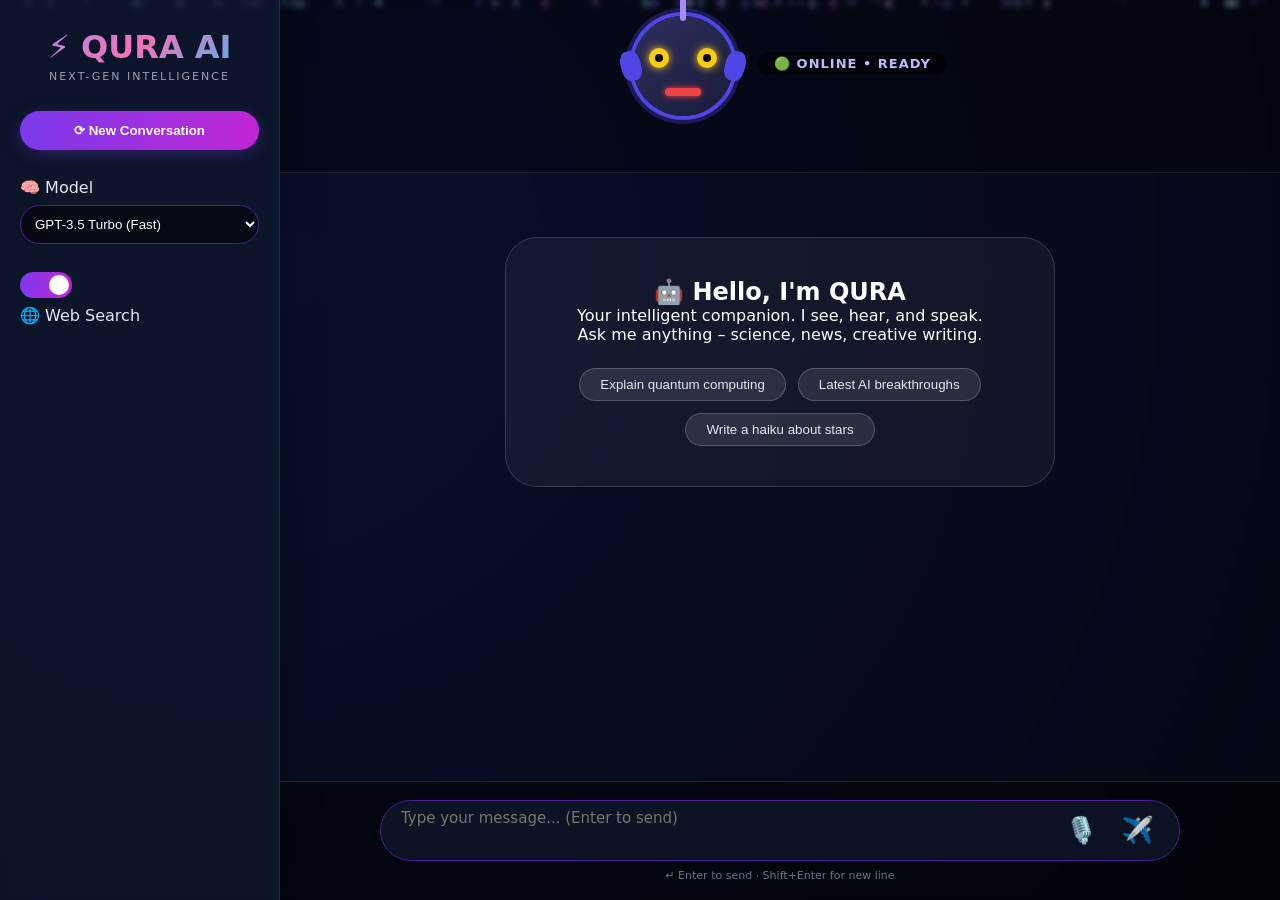
<file: qura_ai/templates/index.html>
<!DOCTYPE html>
<html lang="en">
<head>
    <meta charset="UTF-8">
    <meta name="viewport" content="width=device-width, initial-scale=1.0">
    <title>QURA AI | Next‑Gen Intelligence</title>
    <style>
        * {
            margin: 0;
            padding: 0;
            box-sizing: border-box;
        }

        body {
            font-family: 'Segoe UI', 'Poppins', system-ui, -apple-system, sans-serif;
            min-height: 100vh;
            background: radial-gradient(circle at 20% 30%, #0a0f2a, #050814);
            overflow: hidden;
            position: relative;
        }

        /* Animated background particles */
        .particles {
            position: fixed;
            top: 0;
            left: 0;
            width: 100%;
            height: 100%;
            z-index: 0;
            pointer-events: none;
        }
        .particle {
            position: absolute;
            background: rgba(102, 126, 234, 0.4);
            border-radius: 50%;
            animation: float 12s infinite ease-in-out;
            filter: blur(2px);
        }
        @keyframes float {
            0% { transform: translateY(100vh) rotate(0deg); opacity: 0; }
            10% { opacity: 1; }
            90% { opacity: 1; }
            100% { transform: translateY(-20vh) rotate(360deg); opacity: 0; }
        }

        /* Main container */
        .app {
            position: relative;
            z-index: 2;
            display: flex;
            height: 100vh;
            backdrop-filter: blur(2px);
        }

        /* Sidebar - glassmorphism */
        .sidebar {
            width: 280px;
            background: rgba(15, 25, 45, 0.7);
            backdrop-filter: blur(12px);
            border-right: 1px solid rgba(255,255,255,0.1);
            padding: 28px 20px;
            display: flex;
            flex-direction: column;
            gap: 28px;
            box-shadow: 8px 0 32px rgba(0,0,0,0.2);
        }

        .logo-area {
            text-align: center;
        }
        .logo {
            font-size: 32px;
            font-weight: 800;
            background: linear-gradient(135deg, #a78bfa, #f472b6, #38bdf8);
            -webkit-background-clip: text;
            background-clip: text;
            color: transparent;
            animation: logoGlow 3s infinite alternate;
        }
        @keyframes logoGlow {
            0% { text-shadow: 0 0 5px rgba(167,139,250,0.3); }
            100% { text-shadow: 0 0 20px rgba(244,114,182,0.6); }
        }
        .company {
            font-size: 11px;
            letter-spacing: 2px;
            color: #94a3b8;
            margin-top: 4px;
        }

        .new-chat-btn {
            background: linear-gradient(95deg, #7c3aed, #c026d3);
            border: none;
            padding: 12px;
            border-radius: 40px;
            color: white;
            font-weight: 600;
            cursor: pointer;
            transition: all 0.2s ease;
            box-shadow: 0 4px 15px rgba(124,58,237,0.3);
        }
        .new-chat-btn:hover {
            transform: scale(1.02);
            box-shadow: 0 8px 25px rgba(124,58,237,0.5);
        }

        .model-selector, .search-toggle {
            display: flex;
            flex-direction: column;
            gap: 8px;
            color: #e2e8f0;
        }
        .model-selector select {
            padding: 10px;
            border-radius: 28px;
            background: rgba(0,0,0,0.5);
            border: 1px solid #4c1d95;
            color: white;
            font-weight: 500;
        }

        /* Toggle switch */
        .switch {
            position: relative;
            display: inline-block;
            width: 52px;
            height: 26px;
        }
        .switch input {
            opacity: 0;
            width: 0;
            height: 0;
        }
        .slider {
            position: absolute;
            cursor: pointer;
            top: 0;
            left: 0;
            right: 0;
            bottom: 0;
            background-color: #334155;
            border-radius: 34px;
            transition: 0.3s;
        }
        .slider:before {
            position: absolute;
            content: "";
            height: 20px;
            width: 20px;
            left: 3px;
            bottom: 3px;
            background-color: white;
            border-radius: 50%;
            transition: 0.3s;
        }
        input:checked + .slider {
            background: linear-gradient(95deg, #7c3aed, #c026d3);
        }
        input:checked + .slider:before {
            transform: translateX(26px);
        }

        /* Chat area */
        .chat-main {
            flex: 1;
            display: flex;
            flex-direction: column;
            overflow: hidden;
        }

        /* 3D Robot Avatar */
        .avatar-container {
            background: rgba(0,0,0,0.3);
            backdrop-filter: blur(8px);
            padding: 16px;
            text-align: center;
            border-bottom: 1px solid rgba(255,255,255,0.1);
        }
        .robot {
            display: inline-block;
            position: relative;
            width: 140px;
            height: 140px;
            animation: floatRobot 3s ease-in-out infinite;
        }
        @keyframes floatRobot {
            0% { transform: translateY(0px) rotate(0deg); }
            50% { transform: translateY(-8px) rotate(2deg); }
            100% { transform: translateY(0px) rotate(0deg); }
        }
        .robot-head {
            width: 100px;
            height: 100px;
            background: linear-gradient(145deg, #2d2f5e, #1a1c3a);
            border-radius: 50%;
            margin: 0 auto;
            position: relative;
            box-shadow: 0 0 0 4px #4f46e5, 0 0 0 8px rgba(79,70,229,0.3);
            animation: headGlow 2s infinite alternate;
        }
        @keyframes headGlow {
            0% { box-shadow: 0 0 0 4px #4f46e5, 0 0 0 8px rgba(79,70,229,0.2); }
            100% { box-shadow: 0 0 0 6px #a78bfa, 0 0 0 14px rgba(167,139,250,0.5); }
        }
        .eyes {
            display: flex;
            gap: 28px;
            justify-content: center;
            padding-top: 32px;
        }
        .eye {
            width: 20px;
            height: 20px;
            background: #facc15;
            border-radius: 50%;
            position: relative;
            animation: blink 4s infinite;
            box-shadow: 0 0 8px #facc15;
        }
        .eye::after {
            content: '';
            position: absolute;
            width: 8px;
            height: 8px;
            background: #000;
            border-radius: 50%;
            top: 6px;
            left: 6px;
            transition: 0.1s;
        }
        @keyframes blink {
            0%, 90%, 100% { transform: scaleY(1); }
            95% { transform: scaleY(0.1); }
        }
        .mouth {
            width: 36px;
            height: 8px;
            background: #ef4444;
            border-radius: 20px;
            margin: 20px auto 0;
            transition: all 0.08s linear;
            box-shadow: 0 0 6px #ef4444;
        }
        .mouth.talking {
            height: 18px;
            border-radius: 10px;
            background: #f97316;
        }
        .ear {
            position: absolute;
            width: 20px;
            height: 30px;
            background: #4f46e5;
            top: 35px;
            border-radius: 40%;
        }
        .ear.left { left: -12px; transform: rotate(-15deg); }
        .ear.right { right: -12px; transform: rotate(15deg); }
        .antenna {
            position: absolute;
            width: 6px;
            height: 25px;
            background: #a78bfa;
            top: -20px;
            left: 47px;
            border-radius: 10px;
        }
        .antenna::after {
            content: '⚡';
            position: absolute;
            top: -18px;
            left: -8px;
            font-size: 16px;
            animation: spark 1s infinite;
        }
        @keyframes spark {
            0% { opacity: 0.3; transform: scale(0.8);}
            100% { opacity: 1; transform: scale(1.2);}
        }
        .avatar-status {
            margin-top: 12px;
            font-size: 13px;
            font-weight: 600;
            background: rgba(0,0,0,0.6);
            display: inline-block;
            padding: 4px 16px;
            border-radius: 40px;
            color: #c4b5fd;
            letter-spacing: 1px;
        }

        /* Messages */
        .messages-container {
            flex: 1;
            overflow-y: auto;
            padding: 24px 28px;
            scroll-behavior: smooth;
        }
        .welcome-card {
            background: rgba(255,255,255,0.05);
            backdrop-filter: blur(12px);
            border: 1px solid rgba(255,255,255,0.15);
            border-radius: 32px;
            padding: 40px;
            text-align: center;
            max-width: 550px;
            margin: 40px auto;
            color: white;
        }
        .example-questions {
            display: flex;
            flex-wrap: wrap;
            gap: 12px;
            justify-content: center;
            margin-top: 24px;
        }
        .example-btn {
            background: rgba(255,255,255,0.1);
            border: 1px solid rgba(255,255,255,0.2);
            padding: 8px 20px;
            border-radius: 40px;
            color: #e2e8f0;
            cursor: pointer;
            transition: 0.2s;
        }
        .example-btn:hover {
            background: #7c3aed;
            transform: scale(1.02);
        }
        .message {
            max-width: 800px;
            margin: 20px auto;
            display: flex;
            gap: 14px;
        }
        .message.user {
            flex-direction: row-reverse;
        }
        .bubble {
            max-width: 70%;
            padding: 14px 20px;
            border-radius: 28px;
            font-size: 15px;
            line-height: 1.5;
            backdrop-filter: blur(8px);
        }
        .message.user .bubble {
            background: linear-gradient(125deg, #7c3aed, #c026d3);
            color: white;
            box-shadow: 0 6px 14px rgba(0,0,0,0.2);
        }
        .message.assistant .bubble {
            background: rgba(30, 41, 59, 0.8);
            border: 1px solid rgba(255,255,255,0.1);
            color: #f1f5f9;
        }
        .citations {
            margin-top: 10px;
            font-size: 11px;
            color: #94a3b8;
        }
        .citations a {
            color: #a78bfa;
            text-decoration: none;
        }

        /* Input */
        .input-panel {
            background: rgba(0,0,0,0.5);
            backdrop-filter: blur(12px);
            padding: 18px 24px;
            border-top: 1px solid rgba(255,255,255,0.1);
        }
        .input-wrapper {
            max-width: 800px;
            margin: 0 auto;
            display: flex;
            gap: 12px;
            background: rgba(15, 23, 42, 0.8);
            border-radius: 60px;
            padding: 8px 20px;
            border: 1px solid #4c1d95;
        }
        textarea {
            flex: 1;
            background: transparent;
            border: none;
            color: white;
            font-size: 15px;
            font-family: inherit;
            resize: none;
            outline: none;
        }
        .icon-btn {
            background: none;
            border: none;
            font-size: 26px;
            cursor: pointer;
            transition: 0.1s;
            padding: 6px;
            border-radius: 50%;
            color: #c4b5fd;
        }
        .icon-btn:hover {
            background: #7c3aed;
            color: white;
        }
        .input-hint {
            text-align: center;
            font-size: 11px;
            color: #64748b;
            margin-top: 8px;
        }
        ::-webkit-scrollbar {
            width: 6px;
        }
        ::-webkit-scrollbar-track {
            background: #0f172a;
        }
        ::-webkit-scrollbar-thumb {
            background: #7c3aed;
            border-radius: 10px;
        }
    </style>
</head>
<body>
<div class="particles" id="particles"></div>
<div class="app">
    <aside class="sidebar">
        <div class="logo-area">
            <div class="logo">⚡ QURA AI</div>
            <div class="company">NEXT-GEN INTELLIGENCE</div>
        </div>
        <button class="new-chat-btn" id="newChatBtn">⟳ New Conversation</button>
        <div class="model-selector">
            <label>🧠 Model</label>
            <select id="modelSelect">
                <option value="gpt-3.5-turbo">GPT-3.5 Turbo (Fast)</option>
                <option value="gpt-4">GPT-4 (Powerful)</option>
            </select>
        </div>
        <div class="search-toggle">
            <label class="switch">
                <input type="checkbox" id="webSearchToggle" checked>
                <span class="slider"></span>
            </label>
            <span>🌐 Web Search</span>
        </div>
    </aside>

    <main class="chat-main">
        <div class="avatar-container">
            <div class="robot" id="robotAvatar">
                <div class="robot-head">
                    <div class="ear left"></div>
                    <div class="ear right"></div>
                    <div class="antenna"></div>
                    <div class="eyes">
                        <div class="eye"></div>
                        <div class="eye"></div>
                    </div>
                    <div class="mouth" id="robotMouth"></div>
                </div>
            </div>
            <div class="avatar-status" id="avatarStatus">🟢 ONLINE • READY</div>
        </div>

        <div class="messages-container" id="messagesContainer">
            <div class="welcome-card" id="welcomeCard">
                <h2>🤖 Hello, I'm QURA</h2>
                <p>Your intelligent companion. I see, hear, and speak.<br>Ask me anything – science, news, creative writing.</p>
                <div class="example-questions">
                    <button class="example-btn">Explain quantum computing</button>
                    <button class="example-btn">Latest AI breakthroughs</button>
                    <button class="example-btn">Write a haiku about stars</button>
                </div>
            </div>
            <div id="chatMessages"></div>
        </div>

        <div class="input-panel">
            <div class="input-wrapper">
                <textarea id="userInput" placeholder="Type your message... (Enter to send)" rows="1"></textarea>
                <button id="voiceBtn" class="icon-btn" title="Voice input">🎙️</button>
                <button id="sendBtn" class="icon-btn" title="Send">✈️</button>
            </div>
            <div class="input-hint">↵ Enter to send · Shift+Enter for new line</div>
        </div>
    </main>
</div>

<script>
    // Particles generation
    function createParticles() {
        const container = document.getElementById('particles');
        for (let i = 0; i < 80; i++) {
            const p = document.createElement('div');
            p.classList.add('particle');
            const size = Math.random() * 6 + 2;
            p.style.width = size + 'px';
            p.style.height = size + 'px';
            p.style.left = Math.random() * 100 + '%';
            p.style.animationDelay = Math.random() * 15 + 's';
            p.style.animationDuration = 8 + Math.random() * 12 + 's';
            p.style.background = `rgba(${100 + Math.random() * 155}, ${100 + Math.random() * 155}, 255, 0.4)`;
            container.appendChild(p);
        }
    }
    createParticles();

    // DOM Elements
    const chatMessages = document.getElementById('chatMessages');
    const userInput = document.getElementById('userInput');
    const sendBtn = document.getElementById('sendBtn');
    const voiceBtn = document.getElementById('voiceBtn');
    const newChatBtn = document.getElementById('newChatBtn');
    const modelSelect = document.getElementById('modelSelect');
    const webSearchToggle = document.getElementById('webSearchToggle');
    const welcomeCard = document.getElementById('welcomeCard');
    const robotMouth = document.getElementById('robotMouth');
    const avatarStatus = document.getElementById('avatarStatus');

    let isWaiting = false;
    let recognition = null;
    let synth = window.speechSynthesis;
    let currentUtterance = null;

    // Speech recognition
    if ('webkitSpeechRecognition' in window) {
        const SpeechRecognition = window.webkitSpeechRecognition;
        recognition = new SpeechRecognition();
        recognition.lang = 'en-US';
        recognition.interimResults = false;
    }

    voiceBtn.onclick = () => {
        if (!recognition) {
            avatarStatus.innerText = '❌ Speech not supported';
            setTimeout(() => avatarStatus.innerText = '🟢 ONLINE • READY', 1500);
            return;
        }
        recognition.start();
        avatarStatus.innerText = '🎤 Listening... speak now';
        recognition.onresult = (event) => {
            const spoken = event.results[0][0].transcript;
            userInput.value = spoken;
            avatarStatus.innerText = '✅ Heard you!';
            sendMessage();
        };
        recognition.onerror = () => {
            avatarStatus.innerText = '🔁 Try again';
            setTimeout(() => avatarStatus.innerText = '🟢 ONLINE • READY', 1000);
        };
    };

    async function sendMessage() {
        const msg = userInput.value.trim();
        if (!msg || isWaiting) return;

        userInput.value = '';
        userInput.style.height = 'auto';
        isWaiting = true;
        avatarStatus.innerText = '🤔 Thinking...';

        if (welcomeCard) welcomeCard.remove();

        addMessage(msg, 'user');

        const typingDiv = document.createElement('div');
        typingDiv.className = 'message assistant';
        typingDiv.innerHTML = `<div class="bubble"><i>⚡ QURA is processing...</i></div>`;
        chatMessages.appendChild(typingDiv);
        typingDiv.scrollIntoView({ behavior: 'smooth' });

        const model = modelSelect.value;
        const enableSearch = webSearchToggle.checked;

        try {
            const res = await fetch('/api/chat', {
                method: 'POST',
                headers: { 'Content-Type': 'application/json' },
                body: JSON.stringify({ message: msg, model, enable_search: enableSearch })
            });
            const data = await res.json();
            typingDiv.remove();

            if (data.error) {
                addMessage(`⚠️ ${data.error}`, 'assistant');
                avatarStatus.innerText = '⚠️ Error';
            } else {
                addMessage(data.response, 'assistant', data.citations);
                speakWithRobot(data.response);
                avatarStatus.innerText = '🟢 ONLINE • READY';
            }
        } catch (err) {
            typingDiv.remove();
            addMessage(`🔌 Connection error: ${err.message}`, 'assistant');
            avatarStatus.innerText = '🔌 Offline';
        } finally {
            isWaiting = false;
        }
    }

    function addMessage(text, role, citations = null) {
        const div = document.createElement('div');
        div.className = `message ${role}`;
        const bubble = document.createElement('div');
        bubble.className = 'bubble';
        let formatted = text.replace(/\n/g, '<br>').replace(/\*\*(.*?)\*\*/g, '<strong>$1</strong>');
        bubble.innerHTML = formatted;
        div.appendChild(bubble);
        if (citations && citations.length) {
            const citeDiv = document.createElement('div');
            citeDiv.className = 'citations';
            citeDiv.innerHTML = '📚 Sources: ' + citations.map(c => `<a href="${c.url}" target="_blank">${c.title.substring(0, 45)}</a>`).join(' · ');
            div.appendChild(citeDiv);
        }
        chatMessages.appendChild(div);
        div.scrollIntoView({ behavior: 'smooth' });
    }

    function speakWithRobot(text) {
        if (!synth) return;
        if (currentUtterance) synth.cancel();
        const utterance = new SpeechSynthesisUtterance(text);
        utterance.rate = 1.0;
        utterance.pitch = 1.0;
        utterance.onstart = () => {
            avatarStatus.innerText = '🔊 Speaking...';
            const interval = setInterval(() => {
                if (!synth.speaking) {
                    clearInterval(interval);
                    robotMouth.classList.remove('talking');
                    if (avatarStatus.innerText === '🔊 Speaking...') avatarStatus.innerText = '🟢 ONLINE • READY';
                    return;
                }
                robotMouth.classList.add('talking');
                setTimeout(() => robotMouth.classList.remove('talking'), 150);
            }, 180);
        };
        utterance.onend = () => {
            robotMouth.classList.remove('talking');
            if (avatarStatus.innerText === '🔊 Speaking...') avatarStatus.innerText = '🟢 ONLINE • READY';
        };
        currentUtterance = utterance;
        synth.speak(utterance);
    }

    newChatBtn.onclick = () => {
        chatMessages.innerHTML = '';
        const newWelcome = document.createElement('div');
        newWelcome.className = 'welcome-card';
        newWelcome.id = 'welcomeCard';
        newWelcome.innerHTML = `
            <h2>🤖 Hello, I'm QURA</h2>
            <p>Your intelligent companion. I see, hear, and speak.<br>Ask me anything – science, news, creative writing.</p>
            <div class="example-questions">
                <button class="example-btn">Explain quantum computing</button>
                <button class="example-btn">Latest AI breakthroughs</button>
                <button class="example-btn">Write a haiku about stars</button>
            </div>
        `;
        document.getElementById('messagesContainer').prepend(newWelcome);
        document.querySelectorAll('.example-btn').forEach(btn => {
            btn.onclick = () => { userInput.value = btn.innerText; sendMessage(); };
        });
        avatarStatus.innerText = '🟢 ONLINE • READY';
    };

    userInput.addEventListener('input', function() {
        this.style.height = 'auto';
        this.style.height = Math.min(this.scrollHeight, 120) + 'px';
    });
    userInput.addEventListener('keydown', (e) => {
        if (e.key === 'Enter' && !e.shiftKey) {
            e.preventDefault();
            sendMessage();
        }
    });
    sendBtn.onclick = sendMessage;

    document.querySelectorAll('.example-btn').forEach(btn => {
        btn.onclick = () => { userInput.value = btn.innerText; sendMessage(); };
    });

    // Extra: rotate robot on idle? Already floating via CSS.
</script>
</body>
</html>
</file>
